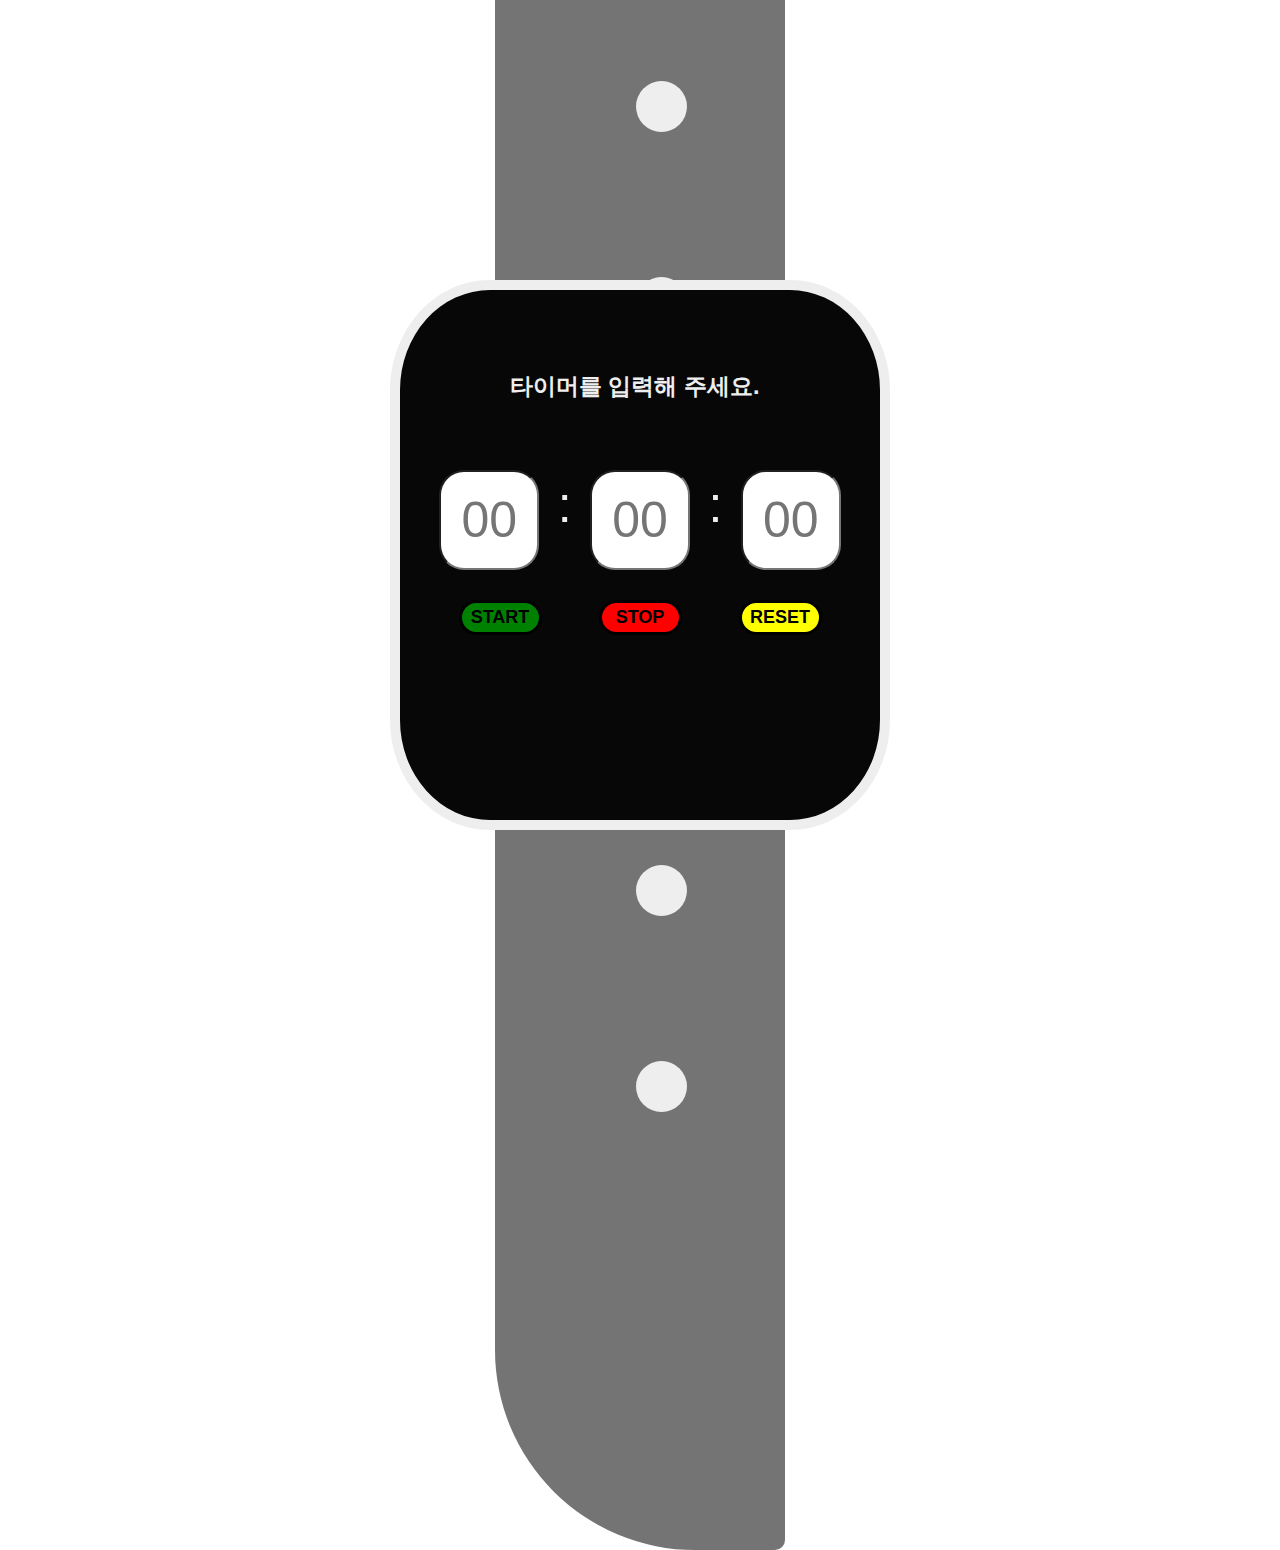
<file: pages/3-timer/index.html>
<!DOCTYPE html>
<html lang="ko">
<head>
   <meta charset="UTF-8">
   <meta http-equiv="X-UA-Compatible" content="IE=edge">
   <meta name="viewport" content="width=device-width, initial-scale=1.0">
   <title>Countdown Timer</title>
   <link rel="stylesheet" href="./style.css">
   <script defer src="./timer.js"></script>
</head>
<body>

   <div class="center">
      
      <div class="watchstrap">
         <ul class="strap-dot">
            <li></li>
            <li></li>
            <li></li>
            <li></li>
            <li></li>
            <li></li>
         </ul>
      </div>

      <div class="watch">
         <div class="timer-message "></div>

         <div class="timer">
            
            <div class="time-box">
               <input type="text" id="input-hour" maxlength="2" required placeholder="00"> <span>:</span>
               <input type="text" id="input-min" maxlength="2" required placeholder="00"> <span>:</span>
               <input type="text" id="input-sec" maxlength="2" required placeholder="00">
            </div>   

            <div class="btn-box">
               <button id="start">START</button>
               <button id="stop">STOP</button>
               <button id="reset">RESET</button>
            </div>
            
         </div>
      </div>

      </div> 

   </div>

</body>
</html>
</file>
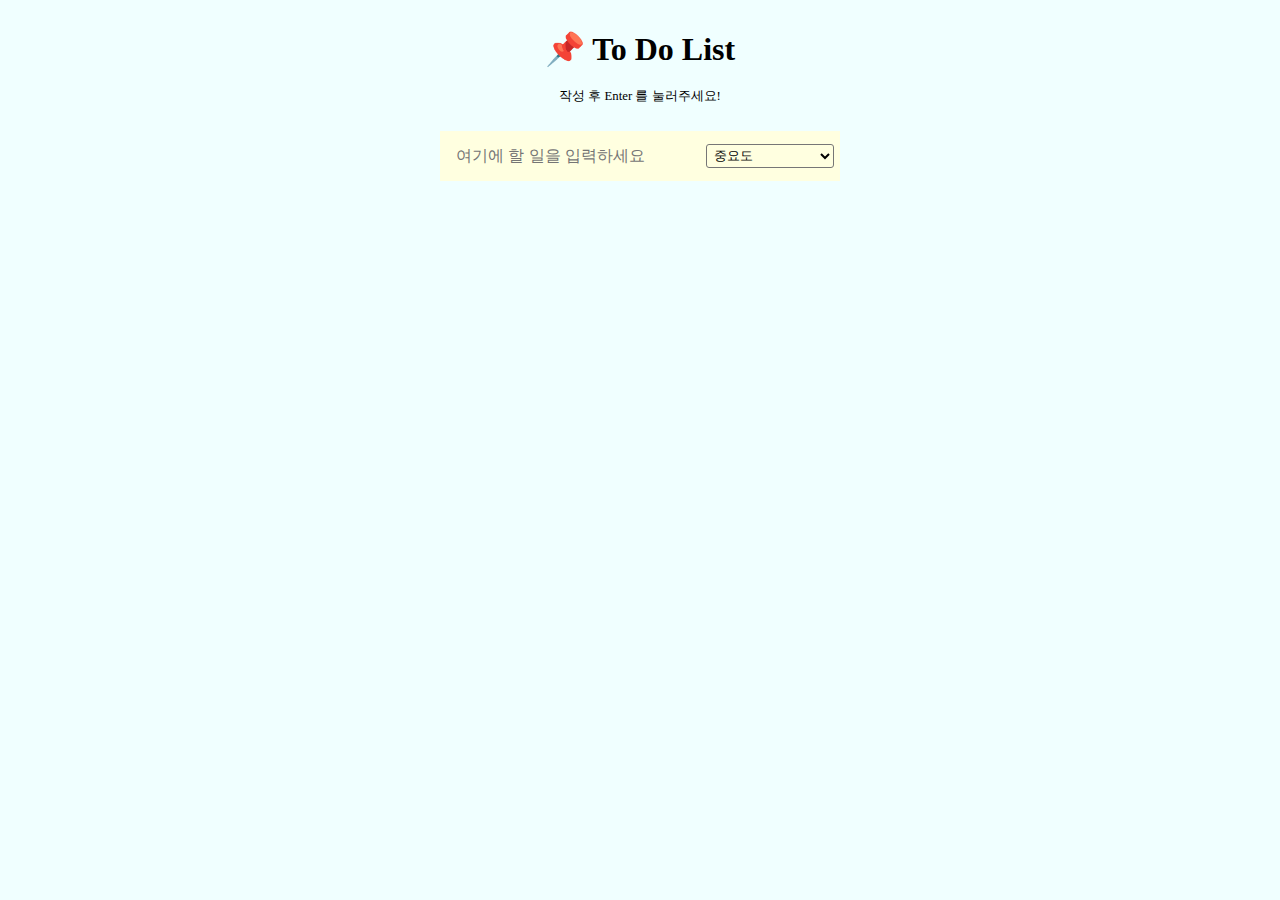
<file: pages/4-todo/index.html>
<!DOCTYPE html>
<html lang="ko">
<head>
   <meta charset="UTF-8">
   <meta http-equiv="X-UA-Compatible" content="IE=edge">
   <meta name="viewport" content="width=device-width, initial-scale=1.0">
   <title>ToDo</title>
   <link rel="stylesheet" href="./todo.css">
   <script defer src="./todo.js"></script>
</head>
<body>
   <h1 class="todo-title">📌 To Do List</h1>
   <p class="todo-enter">작성 후 Enter 를 눌러주세요!</p>
   <div class="todo-container">
      <input type="text" id="todo-input" placeholder="여기에 할 일을 입력하세요" onkeydown="keycodeCheck();">
      <ul id="todo-list">
      </ul>

      <select class="todo-importance">
         <option value="" selected>중요도</option>
         <option value="⭐⭐⭐⭐⭐">⭐⭐⭐⭐⭐</option>
         <option value="⭐⭐⭐⭐">⭐⭐⭐⭐</option>
         <option value="⭐⭐⭐">⭐⭐⭐</option>
         <option value="⭐⭐">⭐⭐</option>
         <option value="⭐">⭐</option>
      </select>

   </div>
</body>
</html>
</file>
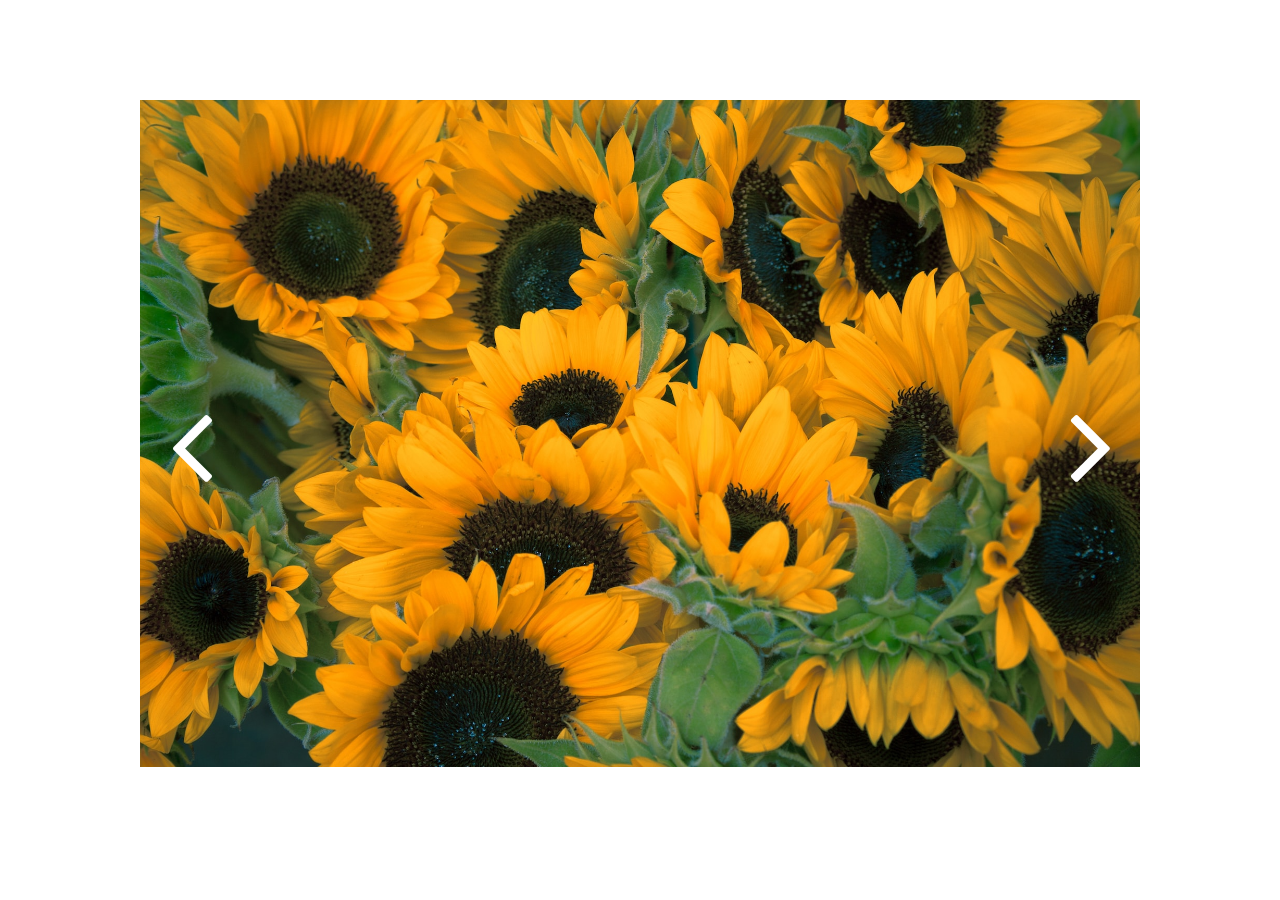
<file: pages/6-carousel/index.html>
<!DOCTYPE html>
<html lang="ko">
<head>
   <meta charset="UTF-8">
   <meta http-equiv="X-UA-Compatible" content="IE=edge">
   <meta name="viewport" content="width=device-width, initial-scale=1.0">
   <title>image slide(carousel)</title>
   <link rel="stylesheet" href="https://cdnjs.cloudflare.com/ajax/libs/font-awesome/4.7.0/css/font-awesome.min.css">
   <link rel="stylesheet" href="./carousel.css">
   <script src="https://studiosamick.kr/banner/hsem/brandweek/221115/js/jquery-1.12.3.js"></script>
   <script defer src="./carousel.js"></script>
</head>
<body>
   <div class="wrap">
      <div class="slide-container">
         <div class="slide-view">
            <ul class="slide-wrap">
               <li class="slide slide4"><img src="./img/sergey-shmidt-koy6FlCCy5s-unsplash.jpg" alt="튤립"></li>
               <li class="slide slide1"><img src="./img/gerome-bruneau-RPmWEtZLh7U-unsplash.jpg" alt="해바라기"></li>
               <li class="slide slide2"><img src="./img/micheile-henderson-ROsXqvRzhiQ-unsplash.jpg" alt="데이지"></li>
               <li class="slide slide3"><img src="./img/mona-magnussen-WleX4MarcP0-unsplash.jpg" alt="벚꽃"></li>
               <li class="slide slide4"><img src="./img/sergey-shmidt-koy6FlCCy5s-unsplash.jpg" alt="튤립"></li>
               <li class="slide slide1"><img src="./img/gerome-bruneau-RPmWEtZLh7U-unsplash.jpg" alt="해바라기"></li>
            </ul>
         </div>
      </div>
   
      <div class="slide-btn">
         <a href="#" class="prev-btn btn"><i class="fa fa-angle-left"></i></a>
         <a href="#" class="next-btn btn"><i class="fa fa-angle-right"></i></a>
      </div>
   </div>
   
</body>
</html>
</file>
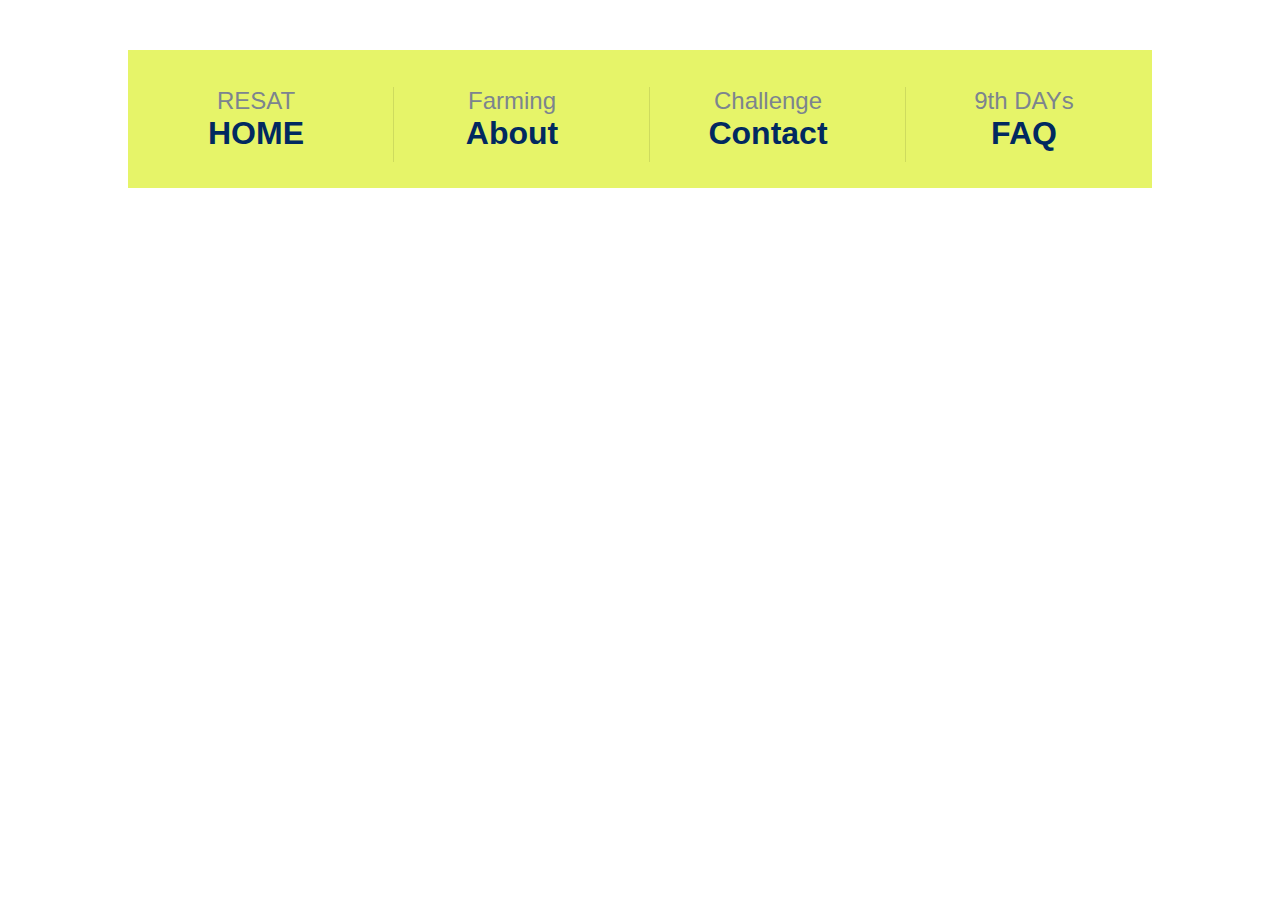
<file: pages/9-responsive-nav/index.html>
<!DOCTYPE html>
<html lang="ko">
<head>
   <meta charset="UTF-8">
   <meta http-equiv="X-UA-Compatible" content="IE=edge">
   <meta name="viewport" content="width=device-width, initial-scale=1.0">
   <title>Responsive Nav</title>
   <link href="https://fonts.cdnfonts.com/css/fogtwono5" rel="stylesheet">
   <link rel="stylesheet" href="https://cdnjs.cloudflare.com/ajax/libs/font-awesome/4.7.0/css/font-awesome.min.css">
   <link rel="stylesheet" href="./nav.css">
   <script defer src="./nav.js"></script>
</head>
<body>
   <div class="wrap">
      <nav id="nav">
         
         <div class="nav-container">
            <button class="close-btn" onclick="handleCloseBtn()"><i class="fa fa-times"></i></button>
            <ul>
               <li>
                  <a href="#">
                     <p>RESAT</p>
                     <p>HOME</p>
                  </a>
               </li>
               <li>
                  <a href="#">
                     <p>Farming</p>
                     <p>About</p>
                  </a>   
               </li>
               <li>
                  <a href="#">
                     <p>Challenge</p>
                     <p>Contact</p>
                  </a>
               </li>
               <li>
                  <a href="#">
                     <p>9th DAYs</p>
                     <p>FAQ</p>
                  </a>
               </li> 
            </ul>
         </div>

         <button class="btn" onclick="handleClick()"><i class="fa fa-bars"></i></button>
         
      </nav>
   </div>
</body>
</html>
</file>
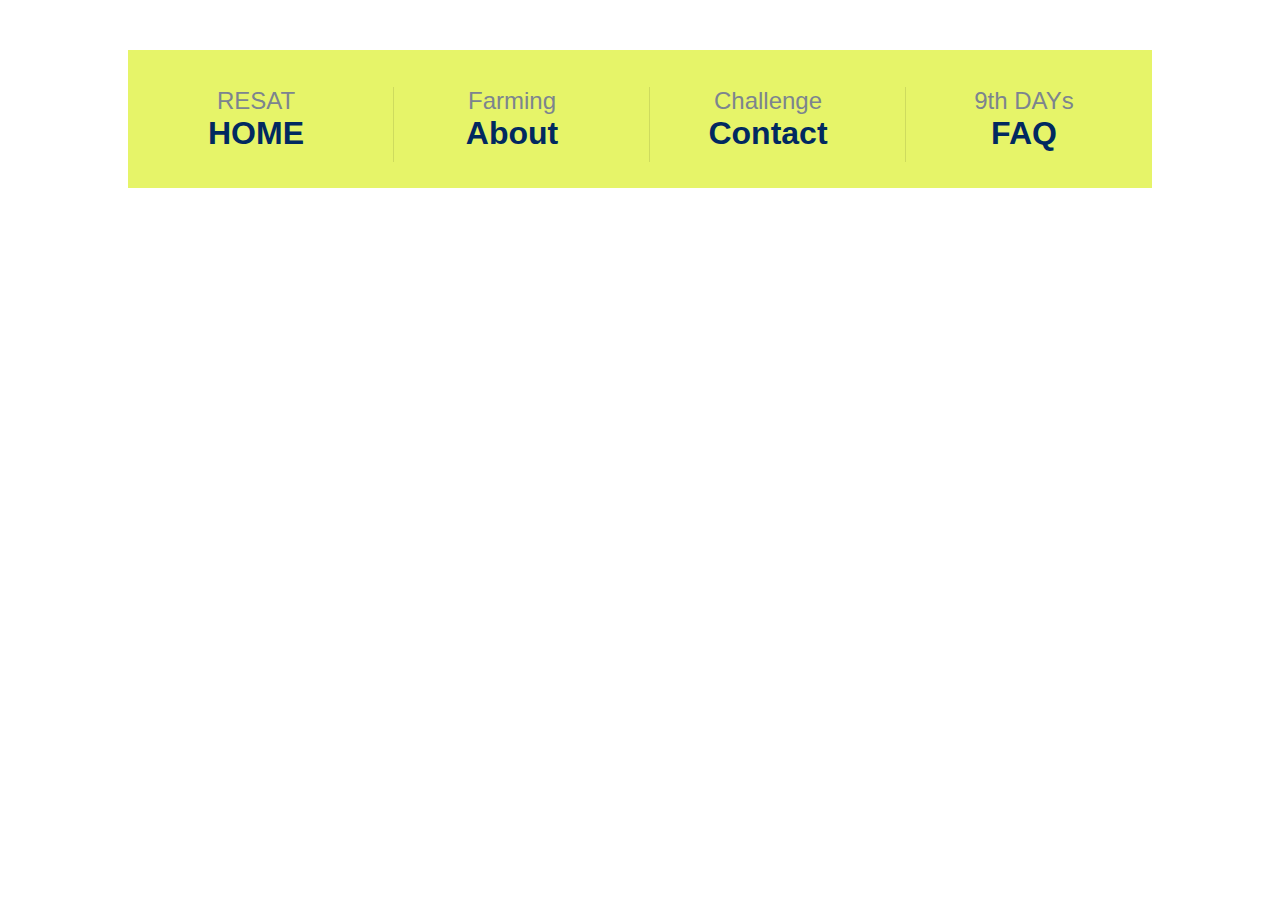
<file: pages/9-responsive nav/nav.html>
<!DOCTYPE html>
<html lang="ko">
<head>
   <meta charset="UTF-8">
   <meta http-equiv="X-UA-Compatible" content="IE=edge">
   <meta name="viewport" content="width=device-width, initial-scale=1.0">
   <title>Responsive Nav</title>
   <link href="https://fonts.cdnfonts.com/css/fogtwono5" rel="stylesheet">
   <link rel="stylesheet" href="https://cdnjs.cloudflare.com/ajax/libs/font-awesome/4.7.0/css/font-awesome.min.css">
   <link rel="stylesheet" href="./nav.css">
   <script defer src="./nav.js"></script>
</head>
<body>
   <div class="wrap">
      <nav id="nav">
         
         <div class="nav-container">
            <button class="close-btn" onclick="handleCloseBtn()"><i class="fa fa-times"></i></button>
            <ul>
               <li>
                  <a href="#">
                     <p>RESAT</p>
                     <p>HOME</p>
                  </a>
               </li>
               <li>
                  <a href="#">
                     <p>Farming</p>
                     <p>About</p>
                  </a>   
               </li>
               <li>
                  <a href="#">
                     <p>Challenge</p>
                     <p>Contact</p>
                  </a>
               </li>
               <li>
                  <a href="#">
                     <p>9th DAYs</p>
                     <p>FAQ</p>
                  </a>
               </li> 
            </ul>
         </div>

         <button class="btn" onclick="handleClick()"><i class="fa fa-bars"></i></button>
         
      </nav>
   </div>
</body>
</html>
</file>
<file: pages/3-timer/style.css>
@import url('https://fonts.googleapis.com/css2?family=Fugaz+One&family=Roboto:ital,wght@0,100;0,300;0,400;0,500;0,700;0,900;1,100;1,300;1,400;1,500;1,700;1,900&display=swap');


 * {
   margin: 0;
   padding: 0;
   box-sizing: border-box;
 }

html {
   font-family: 'Heebo', sans-serif;
}

.watchstrap {
   z-index: -1;
   position: absolute;
   height: 1550px;
   width: 290px;
   border-radius: 0 0 10px 200px;
   background-color: rgb(115, 116, 115);
}

.strap-dot {
   position: absolute;
   left: 250px;
   font-size: 170px;
   color: #eee;
}
.center {
   width: 1000px;
   margin: 0 auto;
   display: flex;
   flex-direction: column;
   align-items: center;
}

.timer-container {
   display: flex;
   align-items: center;
   font-size: 20px;
}


.watch {
   position: relative;
   margin-top: 280px;
   width: 500px;
   height: 550px;
   background-color: rgb(7, 7, 7);
   border: 10px solid #eee;
   border-radius: 20%;
}

.timer-message {
   position: absolute;
   top: 80px;
   left: 110px;
   text-align: center;
   color: #eee;
   font-size: 20px;
}


.timer {
   font-size: 50px;
   padding: 150px 30px 0 30px;
   
}

.time-box {
   display: flex;
   align-items: center;
   justify-content: space-around;
}

input {
   width: 100px;
   height: 100px;
   font-size: 50px;
   text-align: center;
   margin-top: 30px;
   border-radius: 25px;
}

.time-box span {
   color: #eee;
}

button {
   width: 83px;
   height: 35px;
   margin-top: 30px;
   cursor: pointer;
   border: 3px solid #000;
   border-radius: 35px;
}

.btn-box {
   display: flex;
   align-items: center;
   justify-content: space-around;
}

#start {
   background-color: green;
   font-size: 18px;
   font-weight: bold;
   color: #000;
}
#stop {
   background-color: red;
   font-size: 18px;
   font-weight: bold;
   color: #000;
}
#reset {
   background-color: yellow;
   font-size: 18px;
   font-weight: bold;
   color: #000;
}
</file>
<file: pages/4-todo/todo.css>
@charset "UTF-8";

* {margin: 0; padding: 0; box-sizing: border-box;}

body {
   background-color: azure; 
   display: flex; 
   flex-direction: column;
   align-items: center;
   margin: 0;
   min-height: 100vh;
}

.todo-title {
   margin: 30px 0 10px 0;
}

.todo-enter {
   font-size: .8rem;
   padding: 10px 0;
}

.todo-container {
   position: relative;
   max-width: 100%;
   width: 400px;
}

#todo-input {
   background-color: lightyellow;
   border: 0;
   display: block;
   font-size: 1rem;
   margin-top: 1rem;
   padding: 1rem 8rem 1rem 1rem;
   width: 100%;
   outline: 0;
}

#todo-list {
   background-color: lightyellow;
   list-style: none;
   margin: 0;
   padding: 0;
}

#todo-list li {
   position: relative;
   border-bottom: 1px solid rgb(107, 61, 0);
   font-size: 1.5rem;
   user-select: none;
   padding: 0 3rem 0 0.5rem;
}

.check-complete{
   position: absolute;
   top: 3px;
   left: -36.5px;
   display: inline-block;
   font-size: 1rem;
   }

.check-complete::after {
   content: "완료!";
   font-weight: 700;
   color: red;
   text-align: center;
   margin: 0 0 0 10px;
}

#todo-list li button:first-child {
   width: 1.5rem;
   height: 1.5rem;
   margin: 0.5rem;
   border: 2px solid #000;
   border-radius: 5px;
   background-color: mintcream;
   cursor: pointer;
}

#todo-list li button:first-child:active {
   border: 2px solid gray;
}

#todo-list li button:nth-child(2) {
   position: absolute;
   top: 5px;
   right: 10px;
   width: 2rem;
   height: 1.8rem;
   padding: 0 3px;
   background-color: transparent;
   border: 0;
   cursor: pointer;
}

#todo-list li button:nth-child(2)::after {
   content: "❌";
}

#todo-list li button:nth-child(4) {
   position: absolute;
   top: 5px;
   right: -100px;
   width: 6rem;
   height: 1.8rem;
   background-color: transparent ;
   user-select: none;
   border:0;
}


.complete {
   color: rgb(155, 155, 155);
   text-decoration: line-through;
}

.todo-importance {
   position: absolute;
   top: 1.8rem;
   right: 0.4rem;
   outline: 0;
   width: 8rem;
   height: 1.5rem;
   padding-left: 3px;
   border-radius: 3px;
   background-color: transparent;
}
</file>
<file: pages/6-carousel/carousel.css>
*{margin: 0; padding: 0; vertical-align: middle; box-sizing: border-box;}
ul,li {list-style: none;}

.wrap {
   position: relative;
   margin: 0 auto;
   width: 1000px;
   height: 100%;
}

.slide-container {
   width: 100%;
   position: relative;
   margin-top: 100px;
}

.slide-view {
   width: 100%;
   overflow: hidden;
}

.slide-wrap {
   position: relative;
   width: 600%;
   display: flex;
   margin-left: -100%;
}

.slide {
   width: 100%;
}

.slide img {
   width: 100%;
   object-fit: cover;
}

.slide-btn {
   width: 100%;
   z-index: 3;
   position: absolute;
   top: 50%;
   transform: translateY(-50%);
}


.btn {
   display: block;
   position: absolute;
   top: 50%;
   width: 100px;
   height: 100px;
   transform: translateY(-50%);
   transition: all .3s;
}

.btn i {
   font-size: 120px;
   color: #ffff;
}

.btn i:hover {
   color: #bdbcb8;
}

.prev-btn {
   left: 30px;
}

.next-btn {
   right: -30px;
}
</file>
<file: pages/9-responsive-nav/nav.css>
* {margin: 0; padding: 0; box-sizing: border-box; vertical-align: middle;}
html {scroll-behavior: smooth;} 
body {font-family: 'SUIT', sans-serif;}
a {text-decoration: none;}
ul, li {list-style: none;}


.wrap {
   width: 100%;
}

.nav-container {
   position: relative;
   text-align: center;
   margin: 50px auto;
   /* padding-top: 30px; */
   width:  80%;
   height: 138px;
   display: flex;
   flex-direction: row;
   align-items: center;
   background-color: #e6f469;
}

.nav-container ul {
   width: 100%;
   display: flex;
   justify-content: space-evenly;
}

.nav-container li {
   position: relative;
   width: 25%;
}

.nav-container li:first-child:after {
   content: "";
   position: absolute;
   top: 0;
   right: -10px;
   width: 1.5px;
   height: 75px;
   background-color: rgba(0, 0, 0, .2);
   opacity: .5;
}
.nav-container li:nth-child(2):after {
   content: "";
   position: absolute;
   top: 0;
   right: -10px;
   width: 1.5px;
   height: 75px;
   background-color: rgba(0, 0, 0, .2);
   opacity: .5;
}
.nav-container li:nth-child(3):after {
   content: "";
   position: absolute;
   top: 0;
   right: -10px;
   width: 1.5px;
   height: 75px;
   background-color: rgba(0, 0, 0, .2);
   opacity: .5;
}

.nav-container p:first-child {
   font-family: 'FogtwoNo5', sans-serif;
   font-size: 1.5rem;
   color: #7c848f;
}

.nav-container p:last-child {
   font-size: 2rem;
   font-weight: bold;
   color: #012960;
}

.btn {
   display: none;
   position: absolute;
   top: 3%;
   left: 3%;
   background-color: DodgerBlue; 
   border: none; 
   color: white; 
   padding: 11px 16px;
   font-size: 24px;
   cursor: pointer; 
 }
 
 .btn:hover {
   background-color: RoyalBlue;
 }

 .close-btn {
   display: none;
   position: absolute;
   z-index: 10;
   left: 210px;
   top: 20px;
   width: 20px;
   height: 20px;
   cursor: pointer;
 }


 
@media screen and (max-width: 800px){
   .btn { 
      display: block;
      position: relative;
      top: 30px;
      left: 50px;
   }
   .nav-container {
      display: none;
      position: absolute;
      top: 0;
      left: 0;
      flex-direction: column;
      height: 100%;
      width: 35%;
   }

   .close-btn {
      left: 80%;
   }

   .nav-container ul {
      display: flex;
      flex-direction: column;
      justify-content: center;
      text-align:center;
      height: 100%;
   }

   .nav-container li {
      width: 100%; 
      padding: 30px; 
   }
   .nav-container li:after {
      display: none;
   }
}

/* @media screen and (max-width: 470px){
   .nav-container li p {
      font-size: 1rem;
   }
} */

@media screen and (min-width:801px) {
   .close-btn {
      display: none;
      z-index: -1;
   }
   .nav-container {
      display: flex;
   }
}
</file>
<file: pages/9-responsive nav/nav.css>
* {margin: 0; padding: 0; box-sizing: border-box; vertical-align: middle;}
html {scroll-behavior: smooth;} 
body {font-family: 'SUIT', sans-serif;}
a {text-decoration: none;}
ul, li {list-style: none;}


.wrap {
   width: 100%;
}

.nav-container {
   position: relative;
   text-align: center;
   margin: 50px auto;
   /* padding-top: 30px; */
   width:  80%;
   height: 138px;
   display: flex;
   flex-direction: row;
   align-items: center;
   background-color: #e6f469;
}

.nav-container ul {
   width: 100%;
   display: flex;
   justify-content: space-evenly;
}

.nav-container li {
   position: relative;
   width: 25%;
}

.nav-container li:first-child:after {
   content: "";
   position: absolute;
   top: 0;
   right: -10px;
   width: 1.5px;
   height: 75px;
   background-color: rgba(0, 0, 0, .2);
   opacity: .5;
}
.nav-container li:nth-child(2):after {
   content: "";
   position: absolute;
   top: 0;
   right: -10px;
   width: 1.5px;
   height: 75px;
   background-color: rgba(0, 0, 0, .2);
   opacity: .5;
}
.nav-container li:nth-child(3):after {
   content: "";
   position: absolute;
   top: 0;
   right: -10px;
   width: 1.5px;
   height: 75px;
   background-color: rgba(0, 0, 0, .2);
   opacity: .5;
}

.nav-container p:first-child {
   font-family: 'FogtwoNo5', sans-serif;
   font-size: 1.5rem;
   color: #7c848f;
}

.nav-container p:last-child {
   font-size: 2rem;
   font-weight: bold;
   color: #012960;
}

.btn {
   display: none;
   position: absolute;
   top: 3%;
   left: 3%;
   background-color: DodgerBlue; 
   border: none; 
   color: white; 
   padding: 11px 16px;
   font-size: 24px;
   cursor: pointer; 
 }
 
 .btn:hover {
   background-color: RoyalBlue;
 }

 .close-btn {
   display: none;
   position: absolute;
   z-index: 10;
   left: 210px;
   top: 20px;
   width: 20px;
   height: 20px;
   cursor: pointer;
 }


 
@media screen and (max-width: 800px){
   .btn { 
      display: block;
      position: relative;
      top: 30px;
      left: 50px;
   }
   .nav-container {
      display: none;
      position: absolute;
      top: 0;
      left: 0;
      flex-direction: column;
      height: 100%;
      width: 35%;
   }

   .close-btn {
      left: 80%;
   }

   .nav-container ul {
      display: flex;
      flex-direction: column;
      justify-content: center;
      text-align:center;
      height: 100%;
   }

   .nav-container li {
      width: 100%; 
      padding: 30px; 
   }
   .nav-container li:after {
      display: none;
   }
}

/* @media screen and (max-width: 470px){
   .nav-container li p {
      font-size: 1rem;
   }
} */

@media screen and (min-width:801px) {
   .close-btn {
      display: none;
      z-index: -1;
   }
   .nav-container {
      display: flex;
   }
}
</file>
